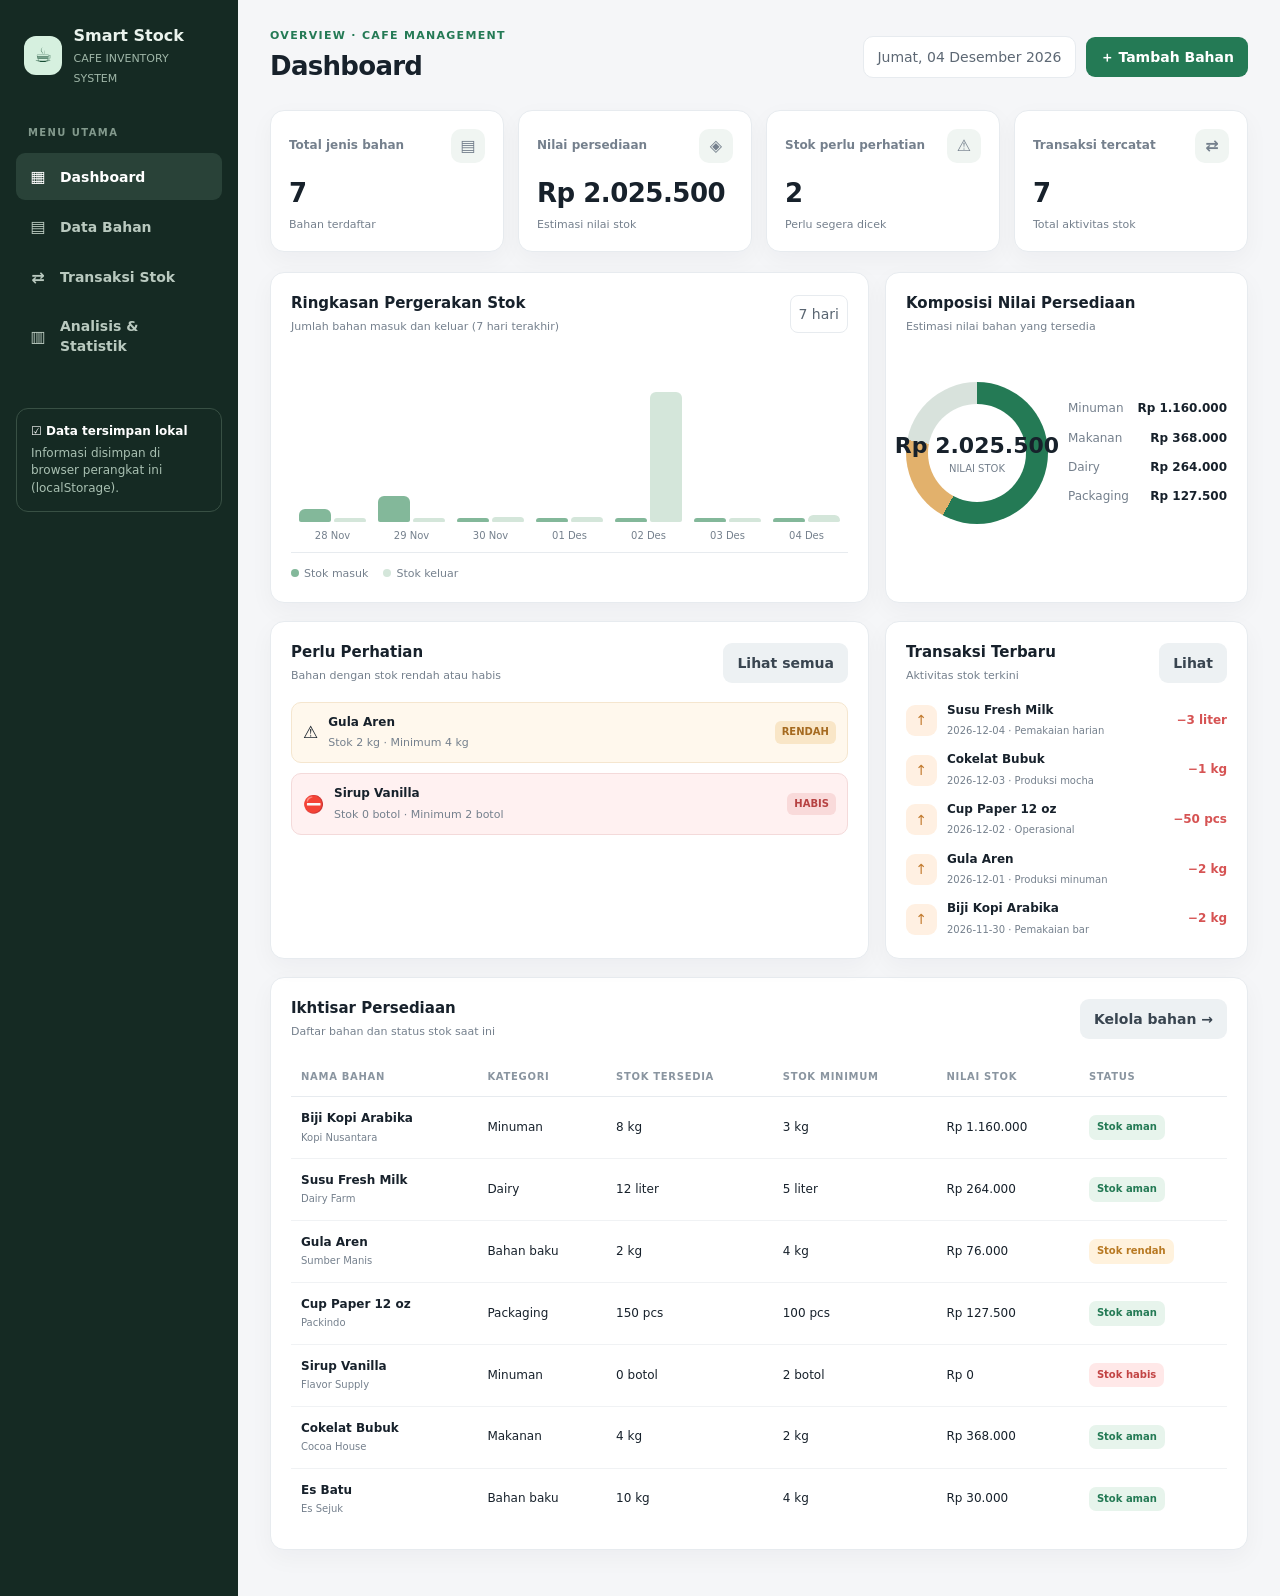
<file: smart_stock_opname.html>
<!DOCTYPE html>
<html lang="id">
<head>
<meta charset="UTF-8">
<meta name="viewport" content="width=device-width, initial-scale=1.0">
<title>Smart Stock Opname | Cafe Inventory</title>
<style>
:root{--bg:#f5f6f8;--panel:#fff;--ink:#17212b;--muted:#75808d;--line:#e7ebef;--green:#247a55;--green2:#e7f4ec;--orange:#d98535;--red:#d65353;--nav:#152a23;--shadow:0 8px 24px #17212b0a}
*{box-sizing:border-box}body{margin:0;background:var(--bg);font:14px/1.45 Inter,system-ui,-apple-system,Segoe UI,sans-serif;color:var(--ink)}button,input,select{font:inherit}button{cursor:pointer;border:0;border-radius:9px;padding:10px 14px;font-weight:650}.app{display:flex;min-height:100vh}.sidebar{width:238px;background:var(--nav);color:#eaf3ed;padding:24px 16px;flex-shrink:0}.brand{display:flex;gap:11px;align-items:center;padding:0 8px 28px}.logo{background:#d6f0df;color:#174d34;border-radius:12px;width:39px;height:39px;display:grid;place-items:center;font-size:20px;font-weight:900}.brand strong{font-size:16px;display:block}.brand small{color:#9fb6a8;font-size:11px}.nav-label{color:#82998c;font-size:10px;font-weight:800;letter-spacing:1.4px;padding:10px 12px}.nav button{width:100%;display:flex;gap:12px;text-align:left;align-items:center;color:#b9c9bf;background:transparent;padding:12px;margin:3px 0;font-weight:600}.nav button.active,.nav button:hover{background:#294238;color:#fff}.nav .ico{width:20px;text-align:center;font-size:16px}.sidefoot{margin-top:40px;padding:14px;border:1px solid #385044;border-radius:12px;color:#a9c0b2;font-size:12px}.sidefoot b{color:#fff;display:block;margin-bottom:4px}.main{flex:1;min-width:0;padding:28px 32px}.topbar{display:flex;justify-content:space-between;gap:18px;align-items:center;margin-bottom:24px}.eyebrow{font-size:11px;color:var(--green);font-weight:800;letter-spacing:1.3px;text-transform:uppercase}.topbar h1{font-size:26px;margin:4px 0 0;letter-spacing:-.7px}.topright{display:flex;gap:10px;align-items:center}.datepill{border:1px solid var(--line);background:white;padding:10px 13px;border-radius:10px;color:#5d6874}.primary{background:var(--green);color:white}.secondary{background:#edf1f3;color:#394550}.danger{background:#fff0f0;color:var(--red)}.cards{display:grid;grid-template-columns:repeat(4,minmax(0,1fr));gap:14px;margin-bottom:20px}.stat{background:var(--panel);border:1px solid var(--line);border-radius:14px;padding:18px;box-shadow:var(--shadow)}.stathead{display:flex;justify-content:space-between;align-items:center;color:var(--muted);font-size:12px;font-weight:650}.staticon{width:34px;height:34px;border-radius:10px;display:grid;place-items:center;background:#f0f5f2;font-size:16px}.statval{font-size:26px;font-weight:800;margin:12px 0 5px;letter-spacing:-.5px}.statfoot{font-size:11px;color:var(--muted)}.statfoot .good{color:var(--green);font-weight:700}.layout{display:grid;grid-template-columns:minmax(0,1.65fr) minmax(280px,1fr);gap:16px;margin-bottom:18px}.panel{background:var(--panel);border:1px solid var(--line);border-radius:14px;padding:20px;box-shadow:var(--shadow);min-width:0}.panelhead{display:flex;justify-content:space-between;align-items:center;gap:10px;margin-bottom:18px}.panelhead h2{font-size:15px;margin:0}.panelhead p{margin:4px 0 0;color:var(--muted);font-size:11px}.select{border:1px solid var(--line);border-radius:8px;background:white;padding:8px;color:#596571}.chart{height:200px;display:flex;align-items:end;gap:12px;padding:10px 8px 0;border-bottom:1px solid var(--line);position:relative}.chart .barwrap{flex:1;display:flex;flex-direction:column;align-items:center;justify-content:end;height:100%;gap:7px}.bar{width:min(100%,34px);min-height:3px;border-radius:6px 6px 2px 2px;background:#83b89a}.bar.alt{background:#d4e6da}.barlabel{font-size:10px;color:var(--muted);padding-bottom:8px}.chartlegend{display:flex;gap:15px;font-size:11px;color:var(--muted);margin-top:13px}.dot{display:inline-block;width:8px;height:8px;border-radius:50%;margin-right:5px;background:#83b89a}.dot.alt{background:#d4e6da}.donutarea{display:flex;align-items:center;gap:20px;min-height:200px}.donut{width:142px;height:142px;border-radius:50%;background:conic-gradient(#247a55 0 58%,#e2b16c 58% 78%,#d8e2dc 78% 100%);position:relative;flex-shrink:0}.donut:after{content:"";position:absolute;inset:22px;background:white;border-radius:50%}.donutcenter{position:absolute;z-index:1;inset:0;display:grid;place-content:center;text-align:center}.donutcenter b{font-size:22px}.donutcenter small{font-size:10px;color:var(--muted)}.legendlist{flex:1}.legendrow{display:flex;justify-content:space-between;gap:8px;margin:12px 0;font-size:12px}.legendrow span:first-child{color:var(--muted)}.legendrow b{font-size:12px}.alertlist{display:grid;gap:10px}.alert{display:flex;gap:10px;align-items:center;background:#fff8ed;border:1px solid #f5e6cf;border-radius:10px;padding:11px}.alert.red{background:#fff1f1;border-color:#f4dada}.alert .alerticon{font-size:17px}.alert b{display:block;font-size:12px}.alert small{color:var(--muted);font-size:11px}.alert .tag{margin-left:auto;font-size:10px;font-weight:800;color:#a56a20;background:#f9e6c7;padding:4px 7px;border-radius:6px}.alert.red .tag{color:#b64242;background:#f9dada}.tablepanel{margin-bottom:18px}.toolbar{display:flex;gap:9px;flex-wrap:wrap;align-items:center}.search{border:1px solid var(--line);border-radius:9px;padding:10px 12px;background:white;min-width:190px}.tablewrap{overflow-x:auto}table{width:100%;border-collapse:collapse;white-space:nowrap}th{text-align:left;color:#8a95a0;font-size:10px;letter-spacing:.7px;text-transform:uppercase;padding:12px 10px;border-bottom:1px solid var(--line)}td{padding:13px 10px;border-bottom:1px solid #f0f2f4;font-size:12px}tbody tr:last-child td{border-bottom:0}.itemname{font-weight:750;font-size:12px}.sub{font-size:10px;color:var(--muted);margin-top:3px}.status{display:inline-block;padding:5px 8px;border-radius:7px;font-size:10px;font-weight:800}.status.ok{background:#e7f4ec;color:#247a55}.status.low{background:#fff2dd;color:#b87922}.status.out{background:#ffe8e8;color:#c24444}.actionbtn{padding:6px 8px;background:#eef2f3;color:#52606b;font-size:11px}.empty{text-align:center;color:var(--muted);padding:28px}.bottomgrid{display:grid;grid-template-columns:1fr 1fr;gap:16px}.activity{display:grid;gap:12px}.activityrow{display:flex;align-items:center;gap:10px}.activityicon{width:31px;height:31px;border-radius:9px;display:grid;place-items:center;background:#e9f5ee;color:var(--green)}.activityicon.out{background:#fff0e2;color:#c27a2e}.activityrow b{font-size:12px;display:block}.activityrow small{color:var(--muted);font-size:10px}.activityrow strong{margin-left:auto;font-size:12px}.positive{color:var(--green)}.negative{color:var(--red)}.page{display:none}.page.active{display:block}.formgrid{display:grid;grid-template-columns:1fr 1fr;gap:12px}.field label{display:block;font-size:11px;color:#64717d;font-weight:700;margin-bottom:6px}.field input,.field select{width:100%;border:1px solid var(--line);border-radius:9px;padding:11px;background:#fff}.field.full{grid-column:1/-1}.modalback{display:none;position:fixed;inset:0;background:#101c17a3;z-index:5;align-items:center;justify-content:center;padding:18px}.modalback.show{display:flex}.modal{background:white;border-radius:16px;width:min(520px,100%);padding:22px;box-shadow:0 20px 60px #0003}.modalhead{display:flex;justify-content:space-between;align-items:center;margin-bottom:18px}.modalhead h2{margin:0;font-size:18px}.close{background:#f1f3f4;padding:7px 10px}.modalfoot{display:flex;justify-content:end;gap:8px;margin-top:18px}.toast{position:fixed;bottom:22px;right:22px;background:#183b2a;color:white;padding:12px 18px;border-radius:10px;box-shadow:0 8px 20px #0002;display:none;z-index:9}.toast.show{display:block}
@media(max-width:1050px){.cards{grid-template-columns:repeat(2,1fr)}.layout{grid-template-columns:1fr}.main{padding:22px}.sidebar{width:205px}}
@media(max-width:700px){.app{display:block}.sidebar{width:100%;padding:12px}.brand{padding:0 8px 10px}.nav{display:flex;overflow:auto}.nav-label,.sidefoot{display:none}.nav button{min-width:max-content;width:auto;padding:9px 11px}.main{padding:16px}.topbar{align-items:flex-start;flex-direction:column}.topright{flex-wrap:wrap}.cards{gap:9px}.stat{padding:13px}.statval{font-size:21px}.bottomgrid{grid-template-columns:1fr}.formgrid{grid-template-columns:1fr}.field.full{grid-column:auto}.donutarea{justify-content:center;flex-wrap:wrap}.legendlist{min-width:170px}}
</style>
</head>
<body>
<div class="app">
<aside class="sidebar">
 <div class="brand"><div class="logo">☕</div><div><strong>Smart Stock</strong><small>CAFE INVENTORY SYSTEM</small></div></div>
 <div class="nav-label">MENU UTAMA</div>
 <nav class="nav">
  <button class="active" data-page="dashboard"><span class="ico">▦</span>Dashboard</button>
  <button data-page="inventory"><span class="ico">▤</span>Data Bahan</button>
  <button data-page="transactions"><span class="ico">⇄</span>Transaksi Stok</button>
  <button data-page="analytics"><span class="ico">▥</span>Analisis & Statistik</button>
 </nav>
 <div class="sidefoot"><b>☑ Data tersimpan lokal</b>Informasi disimpan di browser perangkat ini (localStorage).</div>
</aside>
<main class="main">
<header class="topbar"><div><div class="eyebrow">OVERVIEW · CAFE MANAGEMENT</div><h1 id="pageTitle">Dashboard</h1></div><div class="topright"><div class="datepill" id="today"></div><button class="primary" onclick="openItemModal()">＋ Tambah Bahan</button></div></header>

<section id="dashboard" class="page active">
 <div class="cards" id="stats"></div>
 <div class="layout">
  <div class="panel"><div class="panelhead"><div><h2>Ringkasan Pergerakan Stok</h2><p>Jumlah bahan masuk dan keluar (7 hari terakhir)</p></div><span class="select">7 hari</span></div><div id="movementChart" class="chart"></div><div class="chartlegend"><span><i class="dot"></i>Stok masuk</span><span><i class="dot alt"></i>Stok keluar</span></div></div>
  <div class="panel"><div class="panelhead"><div><h2>Komposisi Nilai Persediaan</h2><p>Estimasi nilai bahan yang tersedia</p></div></div><div class="donutarea"><div class="donut"><div class="donutcenter"><b id="inventoryValue">Rp0</b><small>NILAI STOK</small></div></div><div class="legendlist" id="categoryLegend"></div></div></div>
 </div>
 <div class="layout">
  <div class="panel"><div class="panelhead"><div><h2>Perlu Perhatian</h2><p>Bahan dengan stok rendah atau habis</p></div><button class="secondary" onclick="showPage('inventory')">Lihat semua</button></div><div id="alerts" class="alertlist"></div></div>
  <div class="panel"><div class="panelhead"><div><h2>Transaksi Terbaru</h2><p>Aktivitas stok terkini</p></div><button class="secondary" onclick="showPage('transactions')">Lihat</button></div><div id="recentActivity" class="activity"></div></div>
 </div>
 <div class="panel tablepanel"><div class="panelhead"><div><h2>Ikhtisar Persediaan</h2><p>Daftar bahan dan status stok saat ini</p></div><button class="secondary" onclick="showPage('inventory')">Kelola bahan →</button></div><div class="tablewrap"><table><thead><tr><th>Nama bahan</th><th>Kategori</th><th>Stok tersedia</th><th>Stok minimum</th><th>Nilai stok</th><th>Status</th></tr></thead><tbody id="overviewRows"></tbody></table></div></div>
</section>

<section id="inventory" class="page">
 <div class="panel tablepanel"><div class="panelhead"><div><h2>Daftar Bahan Kafe</h2><p>Kelola master data bahan, satuan, harga dan batas minimum.</p></div><div class="toolbar"><button class="secondary" onclick="exportCSV('inventory')">⇩ Ekspor CSV</button><button class="primary" onclick="openItemModal()">＋ Tambah Bahan</button></div></div>
 <div class="toolbar" style="margin-bottom:14px"><input id="inventorySearch" class="search" placeholder="Cari nama bahan..." oninput="renderInventory()"><select id="inventoryFilter" class="select" onchange="renderInventory()"><option value="all">Semua status</option><option value="ok">Stok aman</option><option value="low">Stok rendah</option><option value="out">Stok habis</option></select></div>
 <div class="tablewrap"><table><thead><tr><th>Nama bahan</th><th>Kategori</th><th>Stok tersedia</th><th>Min. stok</th><th>Harga / satuan</th><th>Nilai persediaan</th><th>Status</th><th>Aksi</th></tr></thead><tbody id="inventoryRows"></tbody></table></div></div>
</section>

<section id="transactions" class="page">
 <div class="cards" id="transactionStats"></div>
 <div class="panel tablepanel"><div class="panelhead"><div><h2>Riwayat Transaksi Stok</h2><p>Catat penerimaan bahan dan pemakaian bahan untuk operasional kafe.</p></div><div class="toolbar"><button class="secondary" onclick="exportCSV('transactions')">⇩ Ekspor CSV</button><button class="primary" onclick="openTransactionModal()">＋ Catat Transaksi</button></div></div>
 <div class="toolbar" style="margin-bottom:14px"><input id="transactionSearch" class="search" placeholder="Cari bahan / catatan..." oninput="renderTransactions()"><select id="transactionFilter" class="select" onchange="renderTransactions()"><option value="all">Semua transaksi</option><option value="in">Bahan masuk</option><option value="out">Bahan keluar</option></select></div>
 <div class="tablewrap"><table><thead><tr><th>Tanggal</th><th>Bahan</th><th>Jenis</th><th>Jumlah</th><th>Harga satuan</th><th>Total nilai</th><th>Catatan</th></tr></thead><tbody id="transactionRows"></tbody></table></div></div>
</section>

<section id="analytics" class="page">
 <div class="cards" id="analyticsStats"></div>
 <div class="layout"><div class="panel"><div class="panelhead"><div><h2>Penggunaan Bahan</h2><p>Total bahan keluar berdasarkan item</p></div></div><div class="tablewrap"><table><thead><tr><th>Bahan</th><th>Terpakai</th><th>Nilai penggunaan</th></tr></thead><tbody id="usageRows"></tbody></table></div></div>
 <div class="panel"><div class="panelhead"><div><h2>Ringkasan Keuangan Persediaan</h2><p>Estimasi nilai dari catatan transaksi stok</p></div></div><div id="financeSummary"></div></div></div>
 <div class="panel tablepanel"><div class="panelhead"><div><h2>Rekomendasi Pengadaan</h2><p>Perkiraan jumlah pembelian untuk mencapai stok minimum</p></div><button class="secondary" onclick="exportCSV('reorder')">⇩ Ekspor CSV</button></div><div class="tablewrap"><table><thead><tr><th>Bahan</th><th>Stok sekarang</th><th>Stok minimum</th><th>Saran pembelian</th><th>Estimasi biaya</th></tr></thead><tbody id="reorderRows"></tbody></table></div></div>
</section>
</main>
</div>

<div class="modalback" id="itemModal"><div class="modal"><div class="modalhead"><h2 id="itemModalTitle">Tambah bahan</h2><button class="close" onclick="closeModal('itemModal')">✕</button></div><form id="itemForm"><input type="hidden" id="itemId"><div class="formgrid">
<div class="field"><label>Nama bahan *</label><input id="itemName" required placeholder="Contoh: Biji kopi arabika"></div>
<div class="field"><label>Kategori *</label><select id="itemCategory" required><option>Minuman</option><option>Makanan</option><option>Dairy</option><option>Bahan baku</option><option>Packaging</option><option>Lainnya</option></select></div>
<div class="field"><label>Satuan *</label><select id="itemUnit"><option>kg</option><option>gram</option><option>liter</option><option>ml</option><option>pcs</option><option>pack</option><option>botol</option><option>dus</option></select></div>
<div class="field"><label>Stok awal *</label><input id="itemStock" type="number" min="0" step="any" required value="0"></div>
<div class="field"><label>Stok minimum *</label><input id="itemMin" type="number" min="0" step="any" required value="2"></div>
<div class="field"><label>Harga per satuan (Rp) *</label><input id="itemPrice" type="number" min="0" required value="0"></div>
<div class="field full"><label>Supplier (opsional)</label><input id="itemSupplier" placeholder="Nama supplier"></div>
</div><div class="modalfoot"><button type="button" class="secondary" onclick="closeModal('itemModal')">Batal</button><button class="primary" type="submit">Simpan bahan</button></div></form></div></div>

<div class="modalback" id="transactionModal"><div class="modal"><div class="modalhead"><h2>Catat transaksi stok</h2><button class="close" onclick="closeModal('transactionModal')">✕</button></div><form id="transactionForm"><div class="formgrid">
<div class="field"><label>Jenis transaksi *</label><select id="txType"><option value="in">Bahan masuk</option><option value="out">Bahan keluar / pemakaian</option></select></div>
<div class="field"><label>Tanggal *</label><input id="txDate" type="date" required></div>
<div class="field full"><label>Bahan *</label><select id="txItem" required></select></div>
<div class="field"><label>Jumlah *</label><input id="txQty" type="number" min="0.01" step="any" required placeholder="Contoh: 2"></div>
<div class="field"><label>Harga per satuan (Rp) *</label><input id="txPrice" type="number" min="0" required></div>
<div class="field full"><label>Catatan (opsional)</label><input id="txNote" placeholder="Contoh: pembelian dari supplier / pemakaian harian"></div>
</div><div class="modalfoot"><button type="button" class="secondary" onclick="closeModal('transactionModal')">Batal</button><button class="primary" type="submit">Simpan transaksi</button></div></form></div></div>
<div id="toast" class="toast"></div>
<script>
const seedItems=[
{id:1,name:"Biji Kopi Arabika",category:"Minuman",unit:"kg",stock:8,min:3,price:145000,supplier:"Kopi Nusantara"},
{id:2,name:"Susu Fresh Milk",category:"Dairy",unit:"liter",stock:12,min:5,price:22000,supplier:"Dairy Farm"},
{id:3,name:"Gula Aren",category:"Bahan baku",unit:"kg",stock:2,min:4,price:38000,supplier:"Sumber Manis"},
{id:4,name:"Cup Paper 12 oz",category:"Packaging",unit:"pcs",stock:150,min:100,price:850,supplier:"Packindo"},
{id:5,name:"Sirup Vanilla",category:"Minuman",unit:"botol",stock:0,min:2,price:65000,supplier:"Flavor Supply"},
{id:6,name:"Cokelat Bubuk",category:"Makanan",unit:"kg",stock:4,min:2,price:92000,supplier:"Cocoa House"},
{id:7,name:"Es Batu",category:"Bahan baku",unit:"kg",stock:10,min:4,price:3000,supplier:"Es Sejuk"}
];
const seedTx=[
{id:1,date:dateOffset(-6),itemId:1,type:"in",qty:5,price:145000,note:"Restock supplier"},
{id:2,date:dateOffset(-5),itemId:2,type:"in",qty:10,price:22000,note:"Pembelian mingguan"},
{id:3,date:dateOffset(-4),itemId:1,type:"out",qty:2,price:145000,note:"Pemakaian bar"},
{id:4,date:dateOffset(-3),itemId:3,type:"out",qty:2,price:38000,note:"Produksi minuman"},
{id:5,date:dateOffset(-2),itemId:4,type:"out",qty:50,price:850,note:"Operasional"},
{id:6,date:dateOffset(-1),itemId:6,type:"out",qty:1,price:92000,note:"Produksi mocha"},
{id:7,dateOffset:0,date:dateOffset(0),itemId:2,type:"out",qty:3,price:22000,note:"Pemakaian harian"}
];
function dateOffset(n){let d=new Date();d.setDate(d.getDate()+n);return d.toISOString().slice(0,10)}
let items=JSON.parse(localStorage.getItem("smartstock_items")||"null")||seedItems;
let tx=JSON.parse(localStorage.getItem("smartstock_tx")||"null")||seedTx;
let nextItem=Math.max(0,...items.map(x=>x.id))+1,nextTx=Math.max(0,...tx.map(x=>x.id))+1;
function save(){localStorage.setItem("smartstock_items",JSON.stringify(items));localStorage.setItem("smartstock_tx",JSON.stringify(tx))}
function rupiah(n){return new Intl.NumberFormat("id-ID",{style:"currency",currency:"IDR",maximumFractionDigits:0}).format(n||0)}
function num(n){return new Intl.NumberFormat("id-ID",{maximumFractionDigits:2}).format(n||0)}
function item(id){return items.find(x=>x.id==id)}
function status(i){return i.stock<=0?"out":i.stock<=i.min?"low":"ok"}
function statusHTML(s){return `<span class="status ${s}">${s==="ok"?"Stok aman":s==="low"?"Stok rendah":"Stok habis"}</span>`}
function showToast(msg){let t=document.getElementById("toast");t.textContent=msg;t.classList.add("show");setTimeout(()=>t.classList.remove("show"),2300)}
function showPage(p){document.querySelectorAll(".page").forEach(x=>x.classList.toggle("active",x.id===p));document.querySelectorAll(".nav button").forEach(x=>x.classList.toggle("active",x.dataset.page===p));document.getElementById("pageTitle").textContent=({dashboard:"Dashboard",inventory:"Data Bahan",transactions:"Transaksi Stok",analytics:"Analisis & Statistik"})[p];renderAll()}
document.querySelectorAll(".nav button").forEach(b=>b.addEventListener("click",()=>showPage(b.dataset.page)));
document.getElementById("today").textContent=new Intl.DateTimeFormat("id-ID",{dateStyle:"full"}).format(new Date());
function card(title,value,foot,icon){return `<div class="stat"><div class="stathead">${title}<span class="staticon">${icon}</span></div><div class="statval">${value}</div><div class="statfoot">${foot}</div></div>`}
function renderDashboard(){
let val=items.reduce((a,i)=>a+i.stock*i.price,0),low=items.filter(i=>status(i)!=="ok").length;
document.getElementById("stats").innerHTML=card("Total jenis bahan",items.length,"Bahan terdaftar","▤")+card("Nilai persediaan",rupiah(val),"Estimasi nilai stok","◈")+card("Stok perlu perhatian",low,low?"Perlu segera dicek":"Semua stok aman","⚠")+card("Transaksi tercatat",tx.length,"Total aktivitas stok","⇄");
document.getElementById("inventoryValue").textContent=rupiah(val);
let cats={};items.forEach(i=>cats[i.category]=(cats[i.category]||0)+i.stock*i.price);
let sorted=Object.entries(cats).sort((a,b)=>b[1]-a[1]);document.getElementById("categoryLegend").innerHTML=sorted.slice(0,4).map(([c,v],n)=>`<div class="legendrow"><span>${c}</span><b>${rupiah(v)}</b></div>`).join("")||"Belum ada data";
let dates=Array.from({length:7},(_,k)=>dateOffset(k-6)), vals=dates.map(d=>({d,in:tx.filter(t=>t.date===d&&t.type==="in").reduce((a,t)=>a+t.qty,0),out:tx.filter(t=>t.date===d&&t.type==="out").reduce((a,t)=>a+t.qty,0)}));let max=Math.max(1,...vals.flatMap(v=>[v.in,v.out]));
document.getElementById("movementChart").innerHTML=vals.map(v=>`<div class="barwrap"><div style="display:flex;gap:3px;align-items:end;height:100%;width:100%;justify-content:center"><div class="bar" title="Masuk ${num(v.in)}" style="height:${Math.max(3,v.in/max*82)}%"></div><div class="bar alt" title="Keluar ${num(v.out)}" style="height:${Math.max(3,v.out/max*82)}%"></div></div><div class="barlabel">${new Date(v.d+"T12:00:00").toLocaleDateString("id-ID",{day:"2-digit",month:"short"})}</div></div>`).join("");
let needs=items.filter(i=>status(i)!=="ok");document.getElementById("alerts").innerHTML=needs.length?needs.map(i=>`<div class="alert ${status(i)==="out"?"red":""}"><span class="alerticon">${status(i)==="out"?"⛔":"⚠️"}</span><div><b>${i.name}</b><small>Stok ${num(i.stock)} ${i.unit} · Minimum ${num(i.min)} ${i.unit}</small></div><span class="tag">${status(i)==="out"?"HABIS":"RENDAH"}</span></div>`).join(""):`<div class="empty">✓ Semua stok berada di level aman.</div>`;
document.getElementById("recentActivity").innerHTML=tx.slice().sort((a,b)=>b.date.localeCompare(a.date)||b.id-a.id).slice(0,5).map(activityHTML).join("")||`<div class="empty">Belum ada transaksi.</div>`;
document.getElementById("overviewRows").innerHTML=items.slice(0,8).map(i=>`<tr><td><div class="itemname">${i.name}</div><div class="sub">${i.supplier||"Supplier belum diisi"}</div></td><td>${i.category}</td><td>${num(i.stock)} ${i.unit}</td><td>${num(i.min)} ${i.unit}</td><td>${rupiah(i.stock*i.price)}</td><td>${statusHTML(status(i))}</td></tr>`).join("")||emptyRow(6);
}
function activityHTML(t){let i=item(t.itemId);return `<div class="activityrow"><div class="activityicon ${t.type==="out"?"out":""}">${t.type==="in"?"↓":"↑"}</div><div><b>${i?i.name:"Bahan dihapus"}</b><small>${t.date} · ${t.note||"Tanpa catatan"}</small></div><strong class="${t.type==="in"?"positive":"negative"}">${t.type==="in"?"+":"−"}${num(t.qty)} ${i?i.unit:""}</strong></div>`}
function emptyRow(n){return `<tr><td colspan="${n}" class="empty">Data belum tersedia.</td></tr>`}
function renderInventory(){let q=(document.getElementById("inventorySearch")?.value||"").toLowerCase(),f=document.getElementById("inventoryFilter")?.value||"all";let arr=items.filter(i=>i.name.toLowerCase().includes(q)&&(f==="all"||status(i)===f));document.getElementById("inventoryRows").innerHTML=arr.map(i=>`<tr><td><div class="itemname">${i.name}</div><div class="sub">${i.supplier||"Supplier belum diisi"}</div></td><td>${i.category}</td><td>${num(i.stock)} ${i.unit}</td><td>${num(i.min)} ${i.unit}</td><td>${rupiah(i.price)}</td><td>${rupiah(i.stock*i.price)}</td><td>${statusHTML(status(i))}</td><td><div class="toolbar"><button class="actionbtn" onclick="editItem(${i.id})">Edit</button><button class="actionbtn" onclick="deleteItem(${i.id})">Hapus</button></div></td></tr>`).join("")||emptyRow(8)}
function renderTransactions(){let q=(document.getElementById("transactionSearch")?.value||"").toLowerCase(),f=document.getElementById("transactionFilter")?.value||"all";let arr=tx.slice().sort((a,b)=>b.date.localeCompare(a.date)||b.id-a.id).filter(t=>{let i=item(t.itemId);return (f==="all"||t.type===f)&&((i?.name||"").toLowerCase().includes(q)||(t.note||"").toLowerCase().includes(q))});document.getElementById("transactionRows").innerHTML=arr.map(t=>{let i=item(t.itemId);return `<tr><td>${t.date}</td><td><b>${i?i.name:"Bahan dihapus"}</b></td><td><span class="status ${t.type==="in"?"ok":"low"}">${t.type==="in"?"Bahan masuk":"Bahan keluar"}</span></td><td>${num(t.qty)} ${i?i.unit:""}</td><td>${rupiah(t.price)}</td><td>${rupiah(t.qty*t.price)}</td><td>${t.note||"—"}</td></tr>`}).join("")||emptyRow(7)}
function renderAnalytics(){let ins=tx.filter(t=>t.type==="in").reduce((a,t)=>a+t.qty*t.price,0),outs=tx.filter(t=>t.type==="out").reduce((a,t)=>a+t.qty*t.price,0),val=items.reduce((a,i)=>a+i.stock*i.price,0),uses={};tx.filter(t=>t.type==="out").forEach(t=>{let i=item(t.itemId);if(i){uses[i.id]??={qty:0,value:0};uses[i.id].qty+=t.qty;uses[i.id].value+=t.qty*t.price}});
document.getElementById("analyticsStats").innerHTML=card("Total nilai bahan masuk",rupiah(ins),"Akumulasi transaksi masuk","↓")+card("Total nilai pemakaian",rupiah(outs),"Akumulasi bahan keluar","↑")+card("Nilai stok saat ini",rupiah(val),"Estimasi berdasarkan stok × harga","◈")+card("Item yang digunakan",Object.keys(uses).length,"Jenis bahan ada pemakaian","☕");
document.getElementById("usageRows").innerHTML=Object.entries(uses).sort((a,b)=>b[1].value-a[1].value).map(([id,v])=>{let i=item(id);return `<tr><td><b>${i.name}</b></td><td>${num(v.qty)} ${i.unit}</td><td>${rupiah(v.value)}</td></tr>`}).join("")||emptyRow(3);
document.getElementById("financeSummary").innerHTML=`<div class="legendrow"><span>Nilai pembelian bahan masuk</span><b class="positive">${rupiah(ins)}</b></div><div class="legendrow"><span>Nilai penggunaan bahan keluar</span><b class="negative">${rupiah(outs)}</b></div><div class="legendrow"><span>Selisih nilai masuk - keluar</span><b>${rupiah(ins-outs)}</b></div><div class="legendrow"><span>Nilai persediaan tersisa</span><b>${rupiah(val)}</b></div><p class="sub" style="margin-top:14px;white-space:normal">Angka ini merupakan estimasi nilai persediaan berdasarkan harga satuan yang dicatat, bukan laporan laba-rugi kafe.</p>`;
let need=items.filter(i=>i.stock<i.min);document.getElementById("reorderRows").innerHTML=need.map(i=>{let qty=i.min-i.stock;return `<tr><td><b>${i.name}</b></td><td>${num(i.stock)} ${i.unit}</td><td>${num(i.min)} ${i.unit}</td><td>${num(qty)} ${i.unit}</td><td>${rupiah(qty*i.price)}</td></tr>`}).join("")||emptyRow(5)}
function renderAll(){renderDashboard();renderInventory();renderTransactions();renderAnalytics()}
function openItemModal(){document.getElementById("itemForm").reset();document.getElementById("itemId").value="";document.getElementById("itemStock").value=0;document.getElementById("itemMin").value=2;document.getElementById("itemPrice").value=0;document.getElementById("itemModalTitle").textContent="Tambah bahan";document.getElementById("itemModal").classList.add("show")}
function editItem(id){let i=item(id);if(!i)return;document.getElementById("itemForm").reset();for(let [k,v] of Object.entries({itemId:i.id,itemName:i.name,itemCategory:i.category,itemUnit:i.unit,itemStock:i.stock,itemMin:i.min,itemPrice:i.price,itemSupplier:i.supplier||""}))document.getElementById(k).value=v;document.getElementById("itemModalTitle").textContent="Edit bahan";document.getElementById("itemModal").classList.add("show")}
document.getElementById("itemForm").addEventListener("submit",e=>{e.preventDefault();let id=Number(document.getElementById("itemId").value),obj={name:document.getElementById("itemName").value.trim(),category:document.getElementById("itemCategory").value,unit:document.getElementById("itemUnit").value,stock:Number(document.getElementById("itemStock").value),min:Number(document.getElementById("itemMin").value),price:Number(document.getElementById("itemPrice").value),supplier:document.getElementById("itemSupplier").value.trim()};if(!obj.name)return;if(id){let old=item(id);items=items.map(i=>i.id===id?{...old,...obj}:i)}else items.push({id:nextItem++,...obj});save();closeModal("itemModal");renderAll();showToast("Data bahan berhasil disimpan")});
function deleteItem(id){let i=item(id);if(confirm(`Hapus bahan "${i.name}"? Riwayat transaksi tetap tersimpan.`)){items=items.filter(x=>x.id!==id);save();renderAll();showToast("Bahan dihapus")}}
function openTransactionModal(){if(!items.length){showToast("Tambahkan bahan terlebih dahulu");return}document.getElementById("transactionForm").reset();document.getElementById("txDate").value=dateOffset(0);document.getElementById("txItem").innerHTML=items.map(i=>`<option value="${i.id}">${i.name} · stok ${num(i.stock)} ${i.unit}</option>`).join("");document.getElementById("txPrice").value=item(items[0].id).price;document.getElementById("txItem").onchange=()=>document.getElementById("txPrice").value=item(document.getElementById("txItem").value).price;document.getElementById("transactionModal").classList.add("show")}
document.getElementById("transactionForm").addEventListener("submit",e=>{e.preventDefault();let type=document.getElementById("txType").value,id=Number(document.getElementById("txItem").value),qty=Number(document.getElementById("txQty").value),price=Number(document.getElementById("txPrice").value),i=item(id);if(!i||qty<=0)return;if(type==="out"&&qty>i.stock){alert(`Stok tidak cukup. Stok tersedia: ${num(i.stock)} ${i.unit}`);return}i.stock+=type==="in"?qty:-qty;tx.push({id:nextTx++,date:document.getElementById("txDate").value,itemId:id,type,qty,price,note:document.getElementById("txNote").value.trim()});save();closeModal("transactionModal");renderAll();showToast("Transaksi berhasil dicatat")});
function closeModal(id){document.getElementById(id).classList.remove("show")}
document.querySelectorAll(".modalback").forEach(m=>m.addEventListener("click",e=>{if(e.target===m)closeModal(m.id)}));
function exportCSV(type){let rows,filename;if(type==="inventory"){rows=[["Nama bahan","Kategori","Satuan","Stok","Stok minimum","Harga satuan","Nilai stok","Supplier"],...items.map(i=>[i.name,i.category,i.unit,i.stock,i.min,i.price,i.stock*i.price,i.supplier])];filename="data_bahan_kafe.csv"}else if(type==="transactions"){rows=[["Tanggal","Nama bahan","Jenis","Jumlah","Harga satuan","Total nilai","Catatan"],...tx.map(t=>[t.date,item(t.itemId)?.name||"Bahan dihapus",t.type==="in"?"Masuk":"Keluar",t.qty,t.price,t.qty*t.price,t.note])];filename="transaksi_stok.csv"}else{rows=[["Nama bahan","Stok sekarang","Stok minimum","Saran pembelian","Estimasi biaya"],...items.filter(i=>i.stock<i.min).map(i=>[i.name,i.stock,i.min,i.min-i.stock,(i.min-i.stock)*i.price])];filename="rekomendasi_pengadaan.csv"}let csv="\ufeff"+rows.map(r=>r.map(v=>`"${String(v??"").replace(/"/g,'""')}"`).join(";")).join("\r\n");let blob=new Blob([csv],{type:"text/csv;charset=utf-8;"}),url=URL.createObjectURL(blob),a=document.createElement("a");a.href=url;a.download=filename;a.click();URL.revokeObjectURL(url);showToast("File CSV berhasil diekspor")}
renderAll();
</script>
</body>
</html>
</file>
